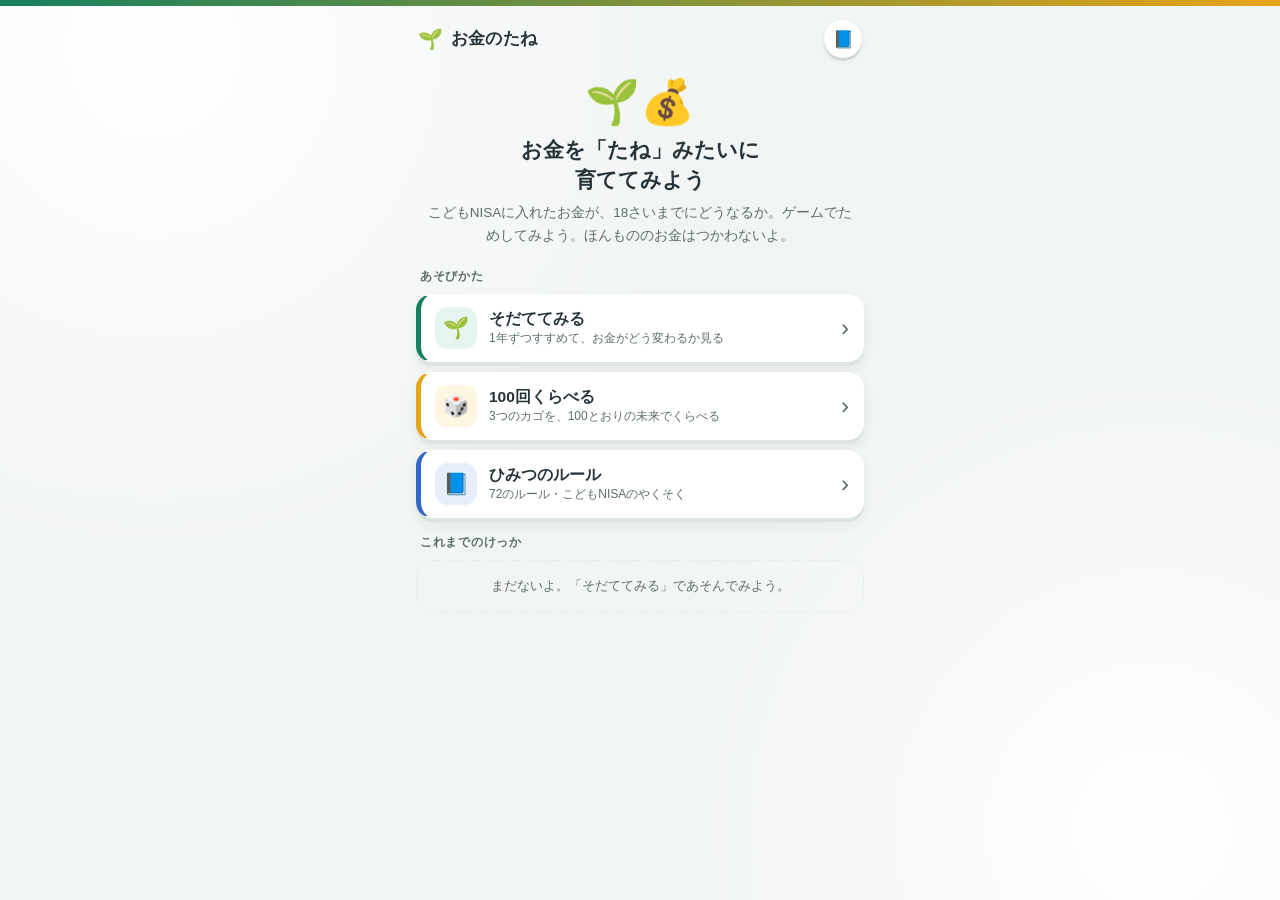
<file: index.html>
<!DOCTYPE html>
<html lang="ja">
<head>
<meta charset="UTF-8">
<meta name="viewport" content="width=device-width, initial-scale=1.0, viewport-fit=cover">
<meta name="apple-mobile-web-app-capable" content="yes">
<meta name="apple-mobile-web-app-status-bar-style" content="default">
<meta name="apple-mobile-web-app-title" content="お金のたね">
<meta name="mobile-web-app-capable" content="yes">
<meta name="format-detection" content="telephone=no">
<meta name="color-scheme" content="light dark">
<meta name="theme-color" content="#F1F5F3" media="(prefers-color-scheme: light)">
<meta name="theme-color" content="#111817" media="(prefers-color-scheme: dark)">
<meta name="description" content="こどもNISAに入れたお金が18さいまでにどうなるかを、ゲームでためす子ども向けシミュレーター">
<meta name="robots" content="noindex, nofollow, noarchive">
<link rel="manifest" href="manifest.json">
<link rel="icon" href="icon.svg" type="image/svg+xml">
<link rel="apple-touch-icon" href="icon-180.png">
<link rel="stylesheet" href="style.css">
<title>お金のたね</title>
</head>
<body>
<div class="topline"></div>
<div id="app">
  <header class="topbar">
    <div class="brand"><span class="brand-emoji">🌱</span><h1>お金のたね</h1></div>
    <div class="top-btns">
      <button type="button" class="icon-btn" id="btn-rules" aria-label="ひみつのルール">📘</button>
      <button type="button" class="icon-btn" id="btn-home" aria-label="ホームにもどる" hidden>🏠</button>
    </div>
  </header>

  <!-- ホーム -->
  <section id="s-home" class="screen" aria-label="ホーム">
    <div class="hero">
      <div class="hero-emoji">🌱💰</div>
      <h2>お金を「たね」みたいに<br>育ててみよう</h2>
      <p>こどもNISAに入れたお金が、18さいまでにどうなるか。ゲームでためしてみよう。ほんもののお金はつかわないよ。</p>
    </div>

    <div class="sec-label">あそびかた</div>
    <button type="button" class="cat-card" style="--cs:var(--accent);--cw:var(--ok-soft)" data-go="setup-grow">
      <span class="bdg">🌱</span>
      <span class="meta"><span class="name">そだててみる</span><span class="desc">1年ずつすすめて、お金がどう変わるか見る</span></span>
      <span class="arrow">›</span>
    </button>
    <button type="button" class="cat-card" style="--cs:var(--gold);--cw:var(--gold-1)" data-go="setup-compare">
      <span class="bdg">🎲</span>
      <span class="meta"><span class="name">100回くらべる</span><span class="desc">3つのカゴを、100とおりの未来でくらべる</span></span>
      <span class="arrow">›</span>
    </button>
    <button type="button" class="cat-card" style="--cs:var(--c-usa);--cw:var(--blue-soft)" data-go="rules">
      <span class="bdg">📘</span>
      <span class="meta"><span class="name">ひみつのルール</span><span class="desc">72のルール・こどもNISAのやくそく</span></span>
      <span class="arrow">›</span>
    </button>

    <div class="sec-label">これまでのけっか</div>
    <div id="history" class="history"></div>
  </section>

  <!-- じゅんび -->
  <section id="s-setup" class="screen" aria-label="じゅんび">
    <h2 class="page-title" id="setup-title">じゅんび</h2>
    <div class="card">
      <div class="q-label"><span class="num">1</span>何さいからはじめる？</div>
      <div class="stepper">
        <button type="button" id="age-minus" aria-label="1さい下げる">−</button>
        <b id="age-val">6さい</b>
        <button type="button" id="age-plus" aria-label="1さい上げる">＋</button>
      </div>

      <div class="q-label"><span class="num">2</span>はじめに入れるお金</div>
      <div class="chips" id="first-chips"></div>

      <div class="q-label"><span class="num">3</span>毎年たすお金（お年玉など）</div>
      <div class="chips" id="yearly-chips"></div>

      <p class="hint">こどもNISAは、1年に60万円まで。17さいまで入れられるよ。</p>
    </div>

    <div id="basket-pick">
      <div class="q-label out"><span class="num">4</span>どのカゴに入れる？</div>
      <div id="basket-cards"></div>
    </div>

    <div class="btn-row">
      <button type="button" class="btn primary" id="setup-go">スタート！</button>
    </div>
  </section>

  <!-- そだてる -->
  <section id="s-grow" class="screen" aria-label="そだてる">
    <div class="grow-head">
      <span class="pill" id="g-basket"></span>
      <span class="pill age" id="g-age"></span>
    </div>

    <div class="card money-card">
      <div class="mc-label" id="g-label">いまのお金</div>
      <div class="mc-value" id="g-value"></div>
      <div class="mc-sub" id="g-sub"></div>
      <div class="weather-msg" id="g-msg" aria-live="polite"></div>
    </div>

    <div class="card chart-card">
      <div id="g-chart"></div>
      <div class="legend" id="g-legend"></div>
      <div class="weather-row" id="g-weather" aria-label="1年ごとのてんき"></div>
    </div>

    <div class="btn-row" id="g-controls">
      <button type="button" class="btn primary big" id="g-step">1年すすめる ▶</button>
      <button type="button" class="btn secondary" id="g-fast">18さいまで いっきに ⏩</button>
    </div>

    <div class="card decide" id="g-18" hidden>
      <div class="decide-emoji">🎉</div>
      <h3>18さいになったよ！</h3>
      <p id="g-18-text"></p>
      <p class="small">18さいからは、大人のNISAにうつって、ぜんぶ自分のお金になる。どうする？</p>
      <div class="btn-row">
        <button type="button" class="btn gold" id="g-use">つかう 🎁</button>
        <button type="button" class="btn primary" id="g-keep">60さいまで おいておく 🌳</button>
      </div>
    </div>
  </section>

  <!-- けっか -->
  <section id="s-result" class="screen" aria-label="けっか">
    <div class="card result-card">
      <div class="r-emoji" id="r-emoji"></div>
      <h2 id="r-title"></h2>
      <div class="r-stats" id="r-stats"></div>
    </div>
    <div class="sec-label">わかったこと</div>
    <ul class="learn" id="r-learn"></ul>
    <div class="btn-row">
      <button type="button" class="btn primary" id="r-again">もういちど（同じカゴ）</button>
      <button type="button" class="btn secondary" id="r-other">ほかのカゴでためす</button>
      <button type="button" class="btn gold" id="r-compare">100回くらべてみる 🎲</button>
    </div>
  </section>

  <!-- 100回くらべる -->
  <section id="s-compare" class="screen" aria-label="100回くらべる">
    <h2 class="page-title">🎲 100回くらべる</h2>
    <p class="intro">同じ100とおりの未来で、カゴをくらべたよ。点1つが、未来1つ。<b class="red">赤い点</b>は、入れたお金より へってしまった未来。たての太い線が「まんなか」。</p>

    <div class="plan-line">
      <span id="c-plan"></span>
      <button type="button" class="btn-sm" id="c-edit">かえる</button>
    </div>

    <div class="horizon-row">
      <span class="small">いつで見る？</span>
      <div class="chips" id="c-horizon"></div>
    </div>

    <div class="card chart-card"><div id="c-chart"></div></div>

    <div id="c-cards"></div>

    <div class="btn-row">
      <button type="button" class="btn gold" id="c-reroll">べつの100回をためす 🎲</button>
    </div>

    <div class="notice"><b>見かた：</b>まんなかが右にあって、赤い点が少ないカゴが「ゆれのわりに、よくのびる」カゴ。30さい・60さいにすると、赤い点がどうなるかも見てみてね。</div>
  </section>

  <!-- ひみつのルール -->
  <section id="s-rules" class="screen" aria-label="ひみつのルール">
    <h2 class="page-title">📘 ひみつのルール</h2>

    <div class="card rule">
      <h3>🌱 72のルール</h3>
      <p>72を「1年にふえる%」でわると、お金が2倍になるまでの年数が、だいたいわかるよ。</p>
      <label class="slider-row">
        <span>1年に</span>
        <input type="range" id="r72" min="1" max="10" step="1" value="5" aria-label="1年にふえる%">
        <b id="r72-pct">5%</b>
      </label>
      <div class="r72-out" id="r72-out"></div>
    </div>

    <div class="card rule">
      <h3>🧺 たまごは1つのカゴに入れない</h3>
      <p>カゴを1つ落としても、ほかのカゴのたまごはわれない。お金も、たくさんの会社に分けて入れると、1つがだめでも、ぜんぶはだめにならないよ。</p>
    </div>

    <div class="card rule">
      <h3>🎢 のびる と ゆれる</h3>
      <p>株は、長い目で見るとふえてきた。でも、1年で4わりへった年もある。「ふえる」は、やくそくじゃないよ。</p>
      <p>よくのびるカゴほど、ゆれも大きい。ゆれが小さいカゴは、のびも小さい。</p>
    </div>

    <div class="card rule">
      <h3>💪 へっても、あわてて売らない</h3>
      <p>へったときに売ると、そのあともどったぶんを、もらえなくなる。いつ売ればいいかは、おとなでもわからない。だから、はじめに「へっても売らない」とやくそくしておこう。</p>
    </div>

    <div class="card rule">
      <h3>🔒 こどもNISAのやくそく</h3>
      <ul class="dots-list">
        <li>2027年からはじまる、子どもせんようの「ぜいきんがかからない」口座。</li>
        <li>1年に60万円まで。ぜんぶで600万円まで。17さいまで入れられる。</li>
        <li>12さいまでは、出せない（さいがいで家がこわれたときだけ）。</li>
        <li>12さいからは、学校やくらしのためなら出せる。でも、<b>自分の「いいよ」</b>がいる。</li>
        <li>18さいで大人のNISAにうつる。そこからは、つかうのも、おいておくのも、自分できめる。</li>
      </ul>
    </div>

    <details class="card parents">
      <summary>おうちの人へ（このアプリの数字について）</summary>
      <div id="parents-body"></div>
    </details>
  </section>

  <!-- へっちゃった！ -->
  <div class="modal" id="drop-modal" hidden role="dialog" aria-modal="true" aria-labelledby="drop-title">
    <div class="modal-card">
      <div class="modal-emoji">⛈️</div>
      <h3 id="drop-title">へっちゃった！</h3>
      <p id="drop-text"></p>
      <p class="small">どうする？</p>
      <div class="btn-row">
        <button type="button" class="btn primary" id="drop-keep">そのまま もつ 💪</button>
        <button type="button" class="btn danger" id="drop-sell">ぜんぶ売って、ちょきん箱にする 🐷</button>
      </div>
    </div>
  </div>
</div>

<script src="js/domain/random.js"></script>
<script src="js/domain/baskets.js"></script>
<script src="js/domain/simulate.js"></script>
<script src="js/storage.js"></script>
<script src="js/chart.js"></script>
<script src="js/app.js"></script>
</body>
</html>
</file>
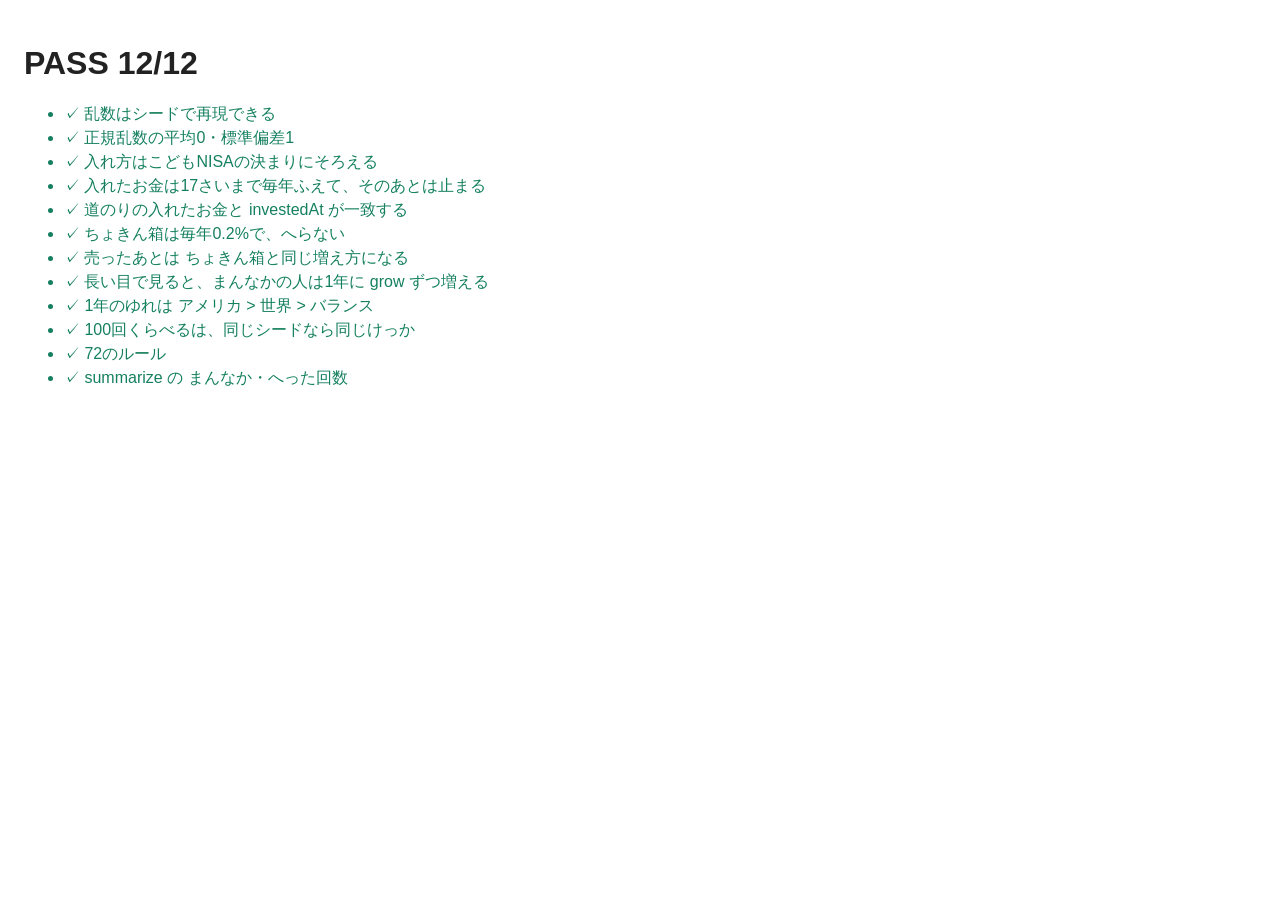
<file: tests.html>
<!DOCTYPE html>
<html lang="ja">
<head>
<meta charset="UTF-8">
<meta name="viewport" content="width=device-width, initial-scale=1.0">
<meta name="robots" content="noindex, nofollow">
<title>tests</title>
<style>
  body{ font-family:"BIZ UDPGothic","Yu Gothic",sans-serif; padding:16px; background:#fff; color:#222; }
  .ok{ color:#15805F; } .ng{ color:#C8304A; font-weight:700; }
  li{ margin:3px 0; }
</style>
</head>
<body>
<h1 id="sum">running…</h1>
<ul id="list"></ul>
<script src="js/domain/random.js"></script>
<script src="js/domain/baskets.js"></script>
<script src="js/domain/simulate.js"></script>
<script src="tests/simulate.test.js"></script>
<script>
  (function () {
    const r = window.TEST_RESULTS || [];
    const pass = r.filter(function (t) { return t.ok; }).length;
    const label = (pass === r.length ? 'PASS ' : 'FAIL ') + pass + '/' + r.length;
    document.title = label;
    document.getElementById('sum').textContent = label;
    document.getElementById('list').innerHTML = r.map(function (t) {
      const li = document.createElement('li');
      li.className = t.ok ? 'ok' : 'ng';
      li.textContent = (t.ok ? '✓ ' : '✗ ') + t.name + (t.ok ? '' : ' — ' + t.msg);
      return li.outerHTML;
    }).join('');
  })();
</script>
</body>
</html>
</file>
<file: style.css>
/* お金のたね ─ とうしクイズと同じ見た目（パステルのカード・下にずらした影・480px） */
:root{
  --bg:#F1F5F3; --card:#FFF; --text:#26343A; --soft:#5C6E6B;
  --shadow:#DCE5E1; --line:#E6EDE9; --glow:rgba(255,255,255,.9); --edge:transparent;
  --on-accent:#fff; --accent-on-soft:#0E6B4F;
  --accent:#15805F; --accent-dark:#0E5C44;
  --gold:#E8A317; --gold-dark:#B37B00;
  --ok:#15805F; --ng:#C8304A;
  --notice-bg:#FFF8E6; --notice-bd:#F3DFA8; --notice-fg:#7A5A12; --notice-fg-b:#5E440B;
  --ok-soft:#E7F5F0; --ng-soft:#FCEBEE; --ng-soft-bd:#F0CBD3; --blue-soft:#E8EFFC;
  --panel-soft:#F5F9F7; --btn2-bg:#EDF3F0;
  --gold-1:#FFF6E2; --gold-2:#FFEFCD; --gold-bd:#EBD9AE;
  --sh1:rgba(38,52,58,.12); --sh2:rgba(38,52,58,.08);
  --c-world:#15805F; --c-usa:#3567C9; --c-balance:#B86E00; --c-bank:#7C838D;
  --r-lg:22px; --r-md:16px;
}
@media (prefers-color-scheme: dark){
  :root:not([data-theme="light"]){
    --bg:#111817; --card:#212E29; --text:#E9F1ED; --soft:#A8BBB4;
    --shadow:#0A0F0E; --line:#32423C; --glow:rgba(255,255,255,.05); --edge:#35463F;
    --on-accent:#0C1A15; --accent-on-soft:#4FCFA4;
    --accent:#3FBF95; --accent-dark:#1B6E54;
    --gold:#E0A22B; --gold-dark:#8E6408;
    --ok:#3FBF95; --ng:#F0788A;
    --notice-bg:#2A2416; --notice-bd:#4A3D1C; --notice-fg:#DCC68C; --notice-fg-b:#F3E2B4;
    --ok-soft:#173129; --ng-soft:#361E23; --ng-soft-bd:#4A2B31; --blue-soft:#1C2740;
    --panel-soft:#19231F; --btn2-bg:#27342F;
    --gold-1:#332A16; --gold-2:#2B230F; --gold-bd:#4A3D1C;
    --sh1:rgba(0,0,0,.5); --sh2:rgba(0,0,0,.35);
    --c-world:#3FBF95; --c-usa:#7FA6F0; --c-balance:#E6A23C; --c-bank:#9AA3AE;
  }
}
:root[data-theme="dark"]{
  --bg:#111817; --card:#212E29; --text:#E9F1ED; --soft:#A8BBB4;
  --shadow:#0A0F0E; --line:#32423C; --glow:rgba(255,255,255,.05); --edge:#35463F;
  --on-accent:#0C1A15; --accent-on-soft:#4FCFA4;
  --accent:#3FBF95; --accent-dark:#1B6E54;
  --gold:#E0A22B; --gold-dark:#8E6408;
  --ok:#3FBF95; --ng:#F0788A;
  --notice-bg:#2A2416; --notice-bd:#4A3D1C; --notice-fg:#DCC68C; --notice-fg-b:#F3E2B4;
  --ok-soft:#173129; --ng-soft:#361E23; --ng-soft-bd:#4A2B31; --blue-soft:#1C2740;
  --panel-soft:#19231F; --btn2-bg:#27342F;
  --gold-1:#332A16; --gold-2:#2B230F; --gold-bd:#4A3D1C;
  --sh1:rgba(0,0,0,.5); --sh2:rgba(0,0,0,.35);
  --c-world:#3FBF95; --c-usa:#7FA6F0; --c-balance:#E6A23C; --c-bank:#9AA3AE;
}

*{ box-sizing:border-box; -webkit-tap-highlight-color:transparent; }
[hidden]{ display:none !important; }
button{ color:var(--text); font-family:inherit; }
html,body{ margin:0; }
body{
  min-height:100vh;
  background:
    radial-gradient(circle at 12% 6%,var(--glow) 0%,rgba(255,255,255,0) 40%),
    radial-gradient(circle at 90% 92%,var(--glow) 0%,rgba(255,255,255,0) 36%),var(--bg);
  font-family:"Hiragino Sans","Hiragino Kaku Gothic ProN","BIZ UDPGothic","Yu Gothic",-apple-system,sans-serif;
  color:var(--text); display:flex; flex-direction:column; align-items:center;
  padding:0 0 calc(32px + env(safe-area-inset-bottom)); -webkit-text-size-adjust:100%; line-height:1.7;
}
#app{ width:100%; max-width:480px; padding:0 16px; position:relative; }

.topline{ width:100%; height:6px; background:linear-gradient(90deg,var(--accent),var(--gold)); }
header.topbar{ display:flex; align-items:center; justify-content:space-between; padding:14px 2px 8px; gap:8px; }
.brand{ display:flex; align-items:center; gap:8px; min-width:0; }
.brand-emoji{ font-size:20px; }
.brand h1{ font-size:17px; margin:0; white-space:nowrap; letter-spacing:.01em; }
.top-btns{ display:flex; gap:7px; flex-shrink:0; }
.icon-btn{ width:38px; height:38px; border-radius:50%; border:1px solid var(--edge); background:var(--card);
  box-shadow:0 3px 0 var(--sh1),0 2px 6px var(--sh2);
  display:flex; align-items:center; justify-content:center; font-size:17px; cursor:pointer; padding:0; }
.icon-btn:active{ transform:translateY(2px); box-shadow:0 1px 0 var(--sh1); }

.screen{ display:none; }
.screen.active{ display:block; animation:fadeIn .22s ease; }
@keyframes fadeIn{ from{opacity:0; transform:translateY(6px);} to{opacity:1; transform:none;} }

.page-title{ font-size:19px; margin:6px 2px 10px; }
.intro{ font-size:13.5px; color:var(--soft); margin:2px 2px 14px; }
.red{ color:var(--ng); }
.small{ font-size:12.5px; color:var(--soft); }
.notice{ background:var(--notice-bg); border:1.5px solid var(--notice-bd); border-radius:var(--r-md);
  padding:11px 13px; font-size:12.5px; color:var(--notice-fg); margin:16px 0; line-height:1.65; }
.notice b{ color:var(--notice-fg-b); }

.card{ background:var(--card); border:1px solid var(--edge); border-radius:var(--r-lg); padding:16px;
  box-shadow:0 5px 0 var(--shadow),0 10px 22px var(--sh1); margin-bottom:16px; }

/* --- ホーム --- */
.hero{ text-align:center; padding:10px 6px 4px; margin-bottom:12px; }
.hero-emoji{ font-size:44px; line-height:1.2; }
.hero h2{ font-size:21px; margin:6px 0 6px; line-height:1.45; }
.hero p{ font-size:13.5px; color:var(--soft); margin:0; }

.sec-label{ font-size:12px; color:var(--soft); font-weight:700; letter-spacing:.06em; margin:14px 4px 8px; }

.cat-card{ display:flex; align-items:center; gap:12px; width:100%; text-align:left;
  background:var(--card); border:1px solid var(--edge); border-radius:var(--r-md); padding:12px 14px; margin-bottom:10px;
  cursor:pointer; box-shadow:0 4px 0 var(--shadow),0 6px 14px var(--sh2); border-left:5px solid var(--cs); }
.cat-card:active{ transform:translateY(2px); box-shadow:0 2px 0 var(--shadow); }
.cat-card .bdg{ width:42px; height:42px; border-radius:13px; display:flex; align-items:center;
  justify-content:center; font-size:21px; flex-shrink:0; background:var(--cw); }
.cat-card .meta{ flex:1; min-width:0; }
.cat-card .name{ display:block; font-size:15.5px; font-weight:700; }
.cat-card .desc{ display:block; font-size:12px; color:var(--soft); }
.cat-card .arrow{ font-size:24px; color:var(--soft); }

.history{ display:flex; flex-direction:column; gap:8px; }
.hist-item{ background:var(--card); border:1px solid var(--edge); border-radius:var(--r-md); padding:10px 13px;
  box-shadow:0 3px 0 var(--shadow); font-size:13px; display:flex; gap:10px; align-items:center; }
.hist-item .he{ font-size:20px; }
.hist-item .hm{ flex:1; min-width:0; }
.hist-item .hm b{ font-size:14px; }
.hist-item .hs{ display:block; font-size:11.5px; color:var(--soft); }
.empty{ font-size:13px; color:var(--soft); text-align:center; padding:14px; border:1.5px dashed var(--line); border-radius:var(--r-md); }

/* --- じゅんび --- */
.q-label{ font-size:14px; font-weight:700; margin:4px 0 8px; display:flex; align-items:center; gap:7px; }
.q-label.out{ margin:6px 2px 10px; }
.q-label .num{ width:22px; height:22px; border-radius:50%; background:var(--accent); color:var(--on-accent);
  font-size:12px; display:inline-flex; align-items:center; justify-content:center; flex-shrink:0; }
.card .q-label + *{ margin-bottom:16px; }
.stepper{ display:flex; align-items:center; justify-content:center; gap:18px; }
.stepper button{ width:48px; height:48px; border-radius:50%; border:none; background:var(--btn2-bg); font-size:24px;
  cursor:pointer; box-shadow:0 4px 0 var(--shadow); }
.stepper button:active{ transform:translateY(2px); box-shadow:0 2px 0 var(--shadow); }
.stepper button:disabled{ opacity:.35; cursor:default; transform:none; }
.stepper b{ font-size:26px; min-width:96px; text-align:center; }
.chips{ display:flex; flex-wrap:wrap; gap:8px; }
.chip{ border:2px solid var(--line); background:var(--bg); border-radius:999px; padding:8px 14px; font-size:14px;
  font-weight:700; cursor:pointer; }
.chip.on{ border-color:var(--accent); background:var(--ok-soft); color:var(--accent-on-soft); }
.chip:active{ transform:translateY(1px); }
.hint{ font-size:12px; color:var(--soft); margin:0; }

.basket-card{ display:block; width:100%; text-align:left; background:var(--card); border:2.5px solid var(--edge);
  border-radius:var(--r-md); padding:12px 14px; margin-bottom:10px; cursor:pointer;
  box-shadow:0 4px 0 var(--shadow),0 6px 14px var(--sh2); }
.basket-card.on{ border-color:var(--bc); background:var(--panel-soft); }
.basket-card:active{ transform:translateY(2px); box-shadow:0 2px 0 var(--shadow); }
.bk-top{ display:flex; align-items:center; gap:9px; }
.bk-emoji{ font-size:24px; }
.bk-name{ font-size:15.5px; font-weight:700; flex:1; }
.bk-check{ width:24px; height:24px; border-radius:50%; border:2px solid var(--line); display:flex; align-items:center;
  justify-content:center; font-size:14px; color:transparent; }
.basket-card.on .bk-check{ background:var(--bc); border-color:var(--bc); color:#fff; }
.bk-desc{ display:block; font-size:12.5px; color:var(--soft); margin:4px 0 6px; }
.bk-stars{ display:flex; gap:14px; font-size:12.5px; }
.bk-stars span{ white-space:nowrap; }
.stars{ color:var(--gold); letter-spacing:1px; }
.stars i{ color:var(--line); font-style:normal; }
.bk-point{ display:block; font-size:12px; margin-top:6px; padding-top:6px; border-top:1px dashed var(--line); }

/* --- ボタン --- */
.btn-row{ display:flex; flex-direction:column; gap:10px; margin-top:16px; }
.btn{ border:none; border-radius:999px; padding:14px; font-size:15px; font-weight:700; cursor:pointer; width:100%; }
.btn.big{ font-size:17px; padding:16px; }
.btn.primary{ background:var(--accent); color:var(--on-accent); box-shadow:0 4px 0 var(--accent-dark); }
.btn.gold{ background:var(--gold); color:#4A3200; box-shadow:0 4px 0 var(--gold-dark); }
.btn.secondary{ background:var(--btn2-bg); color:var(--text); box-shadow:0 4px 0 var(--shadow); }
.btn.danger{ background:var(--ng-soft); color:var(--ng); box-shadow:0 4px 0 var(--ng-soft-bd); }
.btn:active{ transform:translateY(2px); box-shadow:0 2px 0 rgba(0,0,0,.12); }
.btn:disabled{ opacity:.55; cursor:default; }
.btn-sm{ border:none; border-radius:999px; padding:5px 12px; font-size:12.5px; font-weight:700; cursor:pointer;
  white-space:nowrap; flex-shrink:0;
  background:var(--btn2-bg); box-shadow:0 2px 0 var(--shadow); }

/* --- そだてる --- */
.grow-head{ display:flex; justify-content:space-between; gap:8px; margin:2px 0 10px; }
.pill{ display:inline-flex; align-items:center; gap:6px; background:var(--card); border:1px solid var(--edge);
  border-radius:999px; padding:6px 12px; font-size:13px; font-weight:700; box-shadow:0 2px 0 var(--shadow); }
.pill.age{ background:var(--gold-1); box-shadow:0 2px 0 var(--gold-bd); }
.money-card{ text-align:center; padding:14px 16px 12px; }
.mc-label{ font-size:12.5px; color:var(--soft); font-weight:700; }
.mc-value{ font-size:36px; font-weight:800; line-height:1.25; letter-spacing:.01em; }
.mc-value.up{ color:var(--ok); }
.mc-value.down{ color:var(--ng); }
.mc-sub{ font-size:12.5px; color:var(--soft); }
.weather-msg{ margin-top:8px; font-size:14.5px; font-weight:700; min-height:1.7em; }
.weather-msg .up{ color:var(--ok); }
.weather-msg .down{ color:var(--ng); }
.tag{ display:inline-block; font-size:11.5px; font-weight:700; border-radius:999px; padding:1px 9px; margin-left:4px;
  background:var(--btn2-bg); color:var(--soft); vertical-align:middle; }
.chart-card{ padding:10px 8px 12px; }
.chart-svg{ width:100%; height:auto; display:block; }
.legend{ display:flex; flex-wrap:wrap; gap:4px 14px; justify-content:center; font-size:11.5px; color:var(--soft); margin-top:4px; }
.legend i{ display:inline-block; width:18px; height:0; border-top:3px solid; vertical-align:middle; margin-right:5px; }
.legend i.dash{ border-top-style:dashed; border-top-width:2px; }
.weather-row{ display:flex; flex-wrap:wrap; gap:2px; justify-content:center; margin-top:8px; font-size:17px; line-height:1.3; }
.weather-row span{ cursor:default; }
.decide{ text-align:center; }
.decide-emoji{ font-size:40px; line-height:1.2; }
.decide h3{ margin:4px 0 6px; font-size:19px; }
.decide p{ margin:4px 0; }

/* グラフの部品 */
.ch-grid{ stroke:var(--line); stroke-width:1; }
.ch-axis{ stroke:var(--soft); stroke-width:1; }
.ch-ylab,.ch-xlab{ fill:var(--soft); font-size:11px; }
.ch-mark{ stroke:var(--soft); stroke-width:1; stroke-dasharray:2 4; opacity:.7; }
.ch-invested{ fill:none; stroke:var(--soft); stroke-width:2; stroke-dasharray:5 4; }
.ch-held{ fill:none; stroke:var(--gold); stroke-width:2.5; stroke-dasharray:6 4; }
.ch-area{ opacity:.13; stroke:none; }
.ch-line{ fill:none; stroke-width:3; stroke-linejoin:round; stroke-linecap:round; }
.ch-dot.up{ fill:var(--ok); }
.ch-dot.down{ fill:var(--ng); }
.ch-now{ fill:var(--card); stroke-width:3.5; }
.ch-rowlab{ fill:var(--text); font-size:12.5px; font-weight:700; }
.ch-pt{ opacity:.6; }
.ch-pt.loss{ fill:var(--ng); opacity:.75; }
.ch-median{ stroke:var(--text); stroke-width:1.5; }
.ch-loss-line{ stroke:var(--ng); stroke-width:1.5; stroke-dasharray:4 3; }
.ch-loss-lab{ fill:var(--ng); font-size:11px; font-weight:700; }
.ch-over{ fill:var(--soft); font-size:11px; }

/* --- けっか --- */
.result-card{ text-align:center; }
.r-emoji{ font-size:52px; line-height:1.2; }
.result-card h2{ font-size:20px; margin:6px 0 10px; }
.r-stats{ display:flex; gap:8px; }
.r-stats>div{ flex:1; background:var(--panel-soft); border-radius:var(--r-md); padding:10px 4px; }
.r-stats b{ display:block; font-size:17px; color:var(--accent); line-height:1.35; white-space:nowrap; }
.r-stats b small,.cmp-nums b small{ font-size:.68em; margin-left:1px; }
.r-stats b.down{ color:var(--ng); }
.r-stats span{ display:block; font-size:11px; color:var(--soft); }
.learn{ list-style:none; padding:0; margin:0; display:flex; flex-direction:column; gap:8px; }
.learn li{ background:var(--card); border:1px solid var(--edge); border-radius:var(--r-md); padding:11px 13px 11px 40px;
  position:relative; font-size:14px; box-shadow:0 3px 0 var(--shadow); }
.learn li::before{ content:attr(data-e); position:absolute; left:12px; top:10px; font-size:17px; }

/* --- 100回くらべる --- */
.plan-line{ display:flex; align-items:center; justify-content:space-between; gap:8px; background:var(--card);
  border-radius:var(--r-md); padding:9px 12px; font-size:13px; font-weight:700; box-shadow:0 3px 0 var(--shadow); margin-bottom:12px; }
.horizon-row{ display:flex; align-items:center; gap:10px; margin-bottom:12px; }
.horizon-row .small{ font-weight:700; white-space:nowrap; }
.cmp-card{ background:var(--card); border:1px solid var(--edge); border-left:5px solid var(--bc); border-radius:var(--r-md);
  padding:10px 13px; margin-bottom:9px; box-shadow:0 3px 0 var(--shadow); }
.cmp-top{ display:flex; align-items:center; gap:8px; font-weight:700; font-size:14.5px; }
.cmp-top .best{ margin-left:auto; font-size:11.5px; background:var(--gold-1); color:var(--notice-fg); border-radius:999px; padding:1px 9px; }
.cmp-nums{ display:flex; gap:6px; margin-top:6px; }
.cmp-nums>div{ flex:1; background:var(--panel-soft); border-radius:12px; padding:6px 4px; text-align:center; }
.cmp-nums b{ display:block; font-size:16px; line-height:1.35; white-space:nowrap; }
.cmp-nums b.loss{ color:var(--ng); }
.cmp-nums span{ display:block; font-size:10.5px; color:var(--soft); }

/* --- ルール --- */
.rule h3{ margin:0 0 6px; font-size:16px; }
.rule p{ margin:0 0 6px; font-size:14px; }
.slider-row{ display:flex; align-items:center; gap:10px; font-size:14px; font-weight:700; margin:8px 0; }
.slider-row input{ flex:1; accent-color:var(--accent); }
.slider-row b{ min-width:40px; text-align:right; font-size:18px; color:var(--accent); }
.r72-out{ background:var(--panel-soft); border-radius:var(--r-md); padding:10px 12px; font-size:14px; }
.r72-out .big{ font-size:22px; font-weight:800; color:var(--accent); }
.dots-list{ margin:0; padding-left:20px; font-size:14px; }
.dots-list li{ margin-bottom:4px; }
.parents summary{ cursor:pointer; font-weight:700; font-size:14px; }
.parents #parents-body{ font-size:12.5px; color:var(--soft); margin-top:8px; }
.parents ul{ padding-left:18px; margin:6px 0; }

/* --- へっちゃった！ --- */
.modal{ position:fixed; inset:0; background:rgba(10,20,18,.55); display:flex; align-items:center; justify-content:center;
  padding:16px; z-index:10; animation:fadeIn .18s ease; }
.modal-card{ background:var(--card); border-radius:var(--r-lg); padding:20px 18px 18px; width:100%; max-width:420px;
  text-align:center; box-shadow:0 6px 0 var(--shadow),0 16px 36px rgba(0,0,0,.3); }
.modal-emoji{ font-size:44px; line-height:1.2; }
.modal-card h3{ margin:4px 0 6px; font-size:20px; color:var(--ng); }
.modal-card p{ margin:4px 0; font-size:15px; }
</file>
